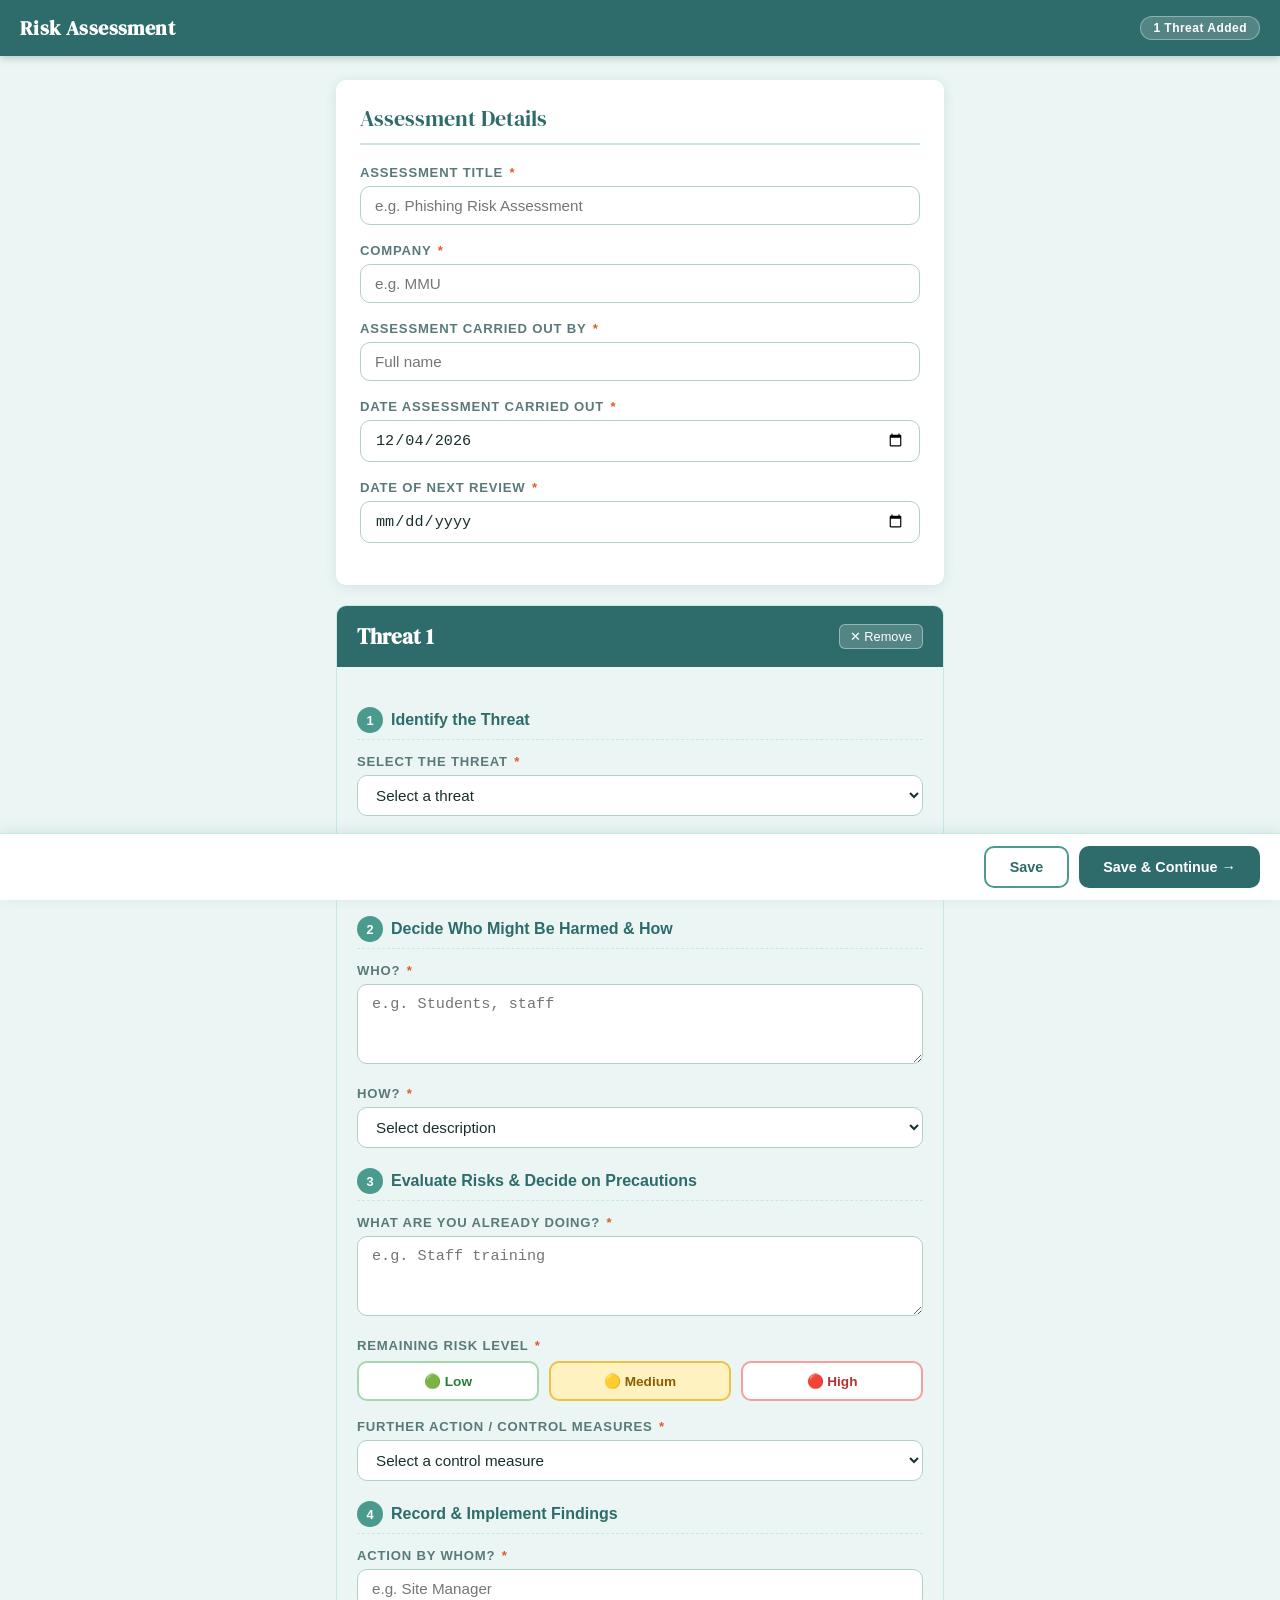
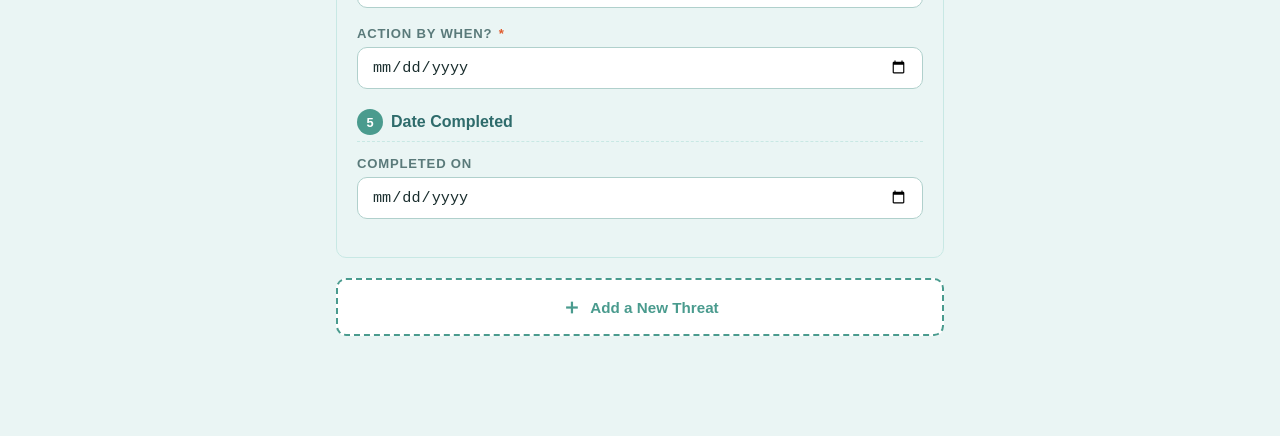
<file: Nosa/index.html>
<!doctype html>
<html lang="en">
  <head>
    <meta charset="UTF-8" />
    <meta name="viewport" content="width=device-width, initial-scale=1.0" />
    <title>Risk Assessment – Form</title>
    <link
      href="https://fonts.googleapis.com/css2?family=DM+Sans:wght@400;500;600;700&family=DM+Serif+Display&display=swap"
      rel="stylesheet"
    />
    <link rel="stylesheet" href="style.css" />
    <script src="./app.js" defer></script>
  </head>
  <body>
    <div class="top-bar">
      <h1>Risk Assessment</h1>
      <span class="progress-pill" id="progressPill">Step 1 of 2</span>
    </div>

    <div class="page-wrap">
      <!-- ── Assessment Info Card ── -->
      <div class="card">
        <div class="card-title">Assessment Details</div>

        <div class="field">
          <label>Assessment Title <span class="req">*</span></label>
          <input
            type="text"
            id="assessmentTitle"
            placeholder="e.g. Phishing Risk Assessment"
          />
          <div class="err-msg" id="err-title">
            Please enter an assessment title.
          </div>
        </div>

        <div class="field">
          <label>Company <span class="req">*</span></label>
          <input type="text" id="companyName" placeholder="e.g. MMU" />
          <div class="err-msg" id="err-company">
            Please enter a company name.
          </div>
        </div>

        <div class="field">
          <label>Assessment Carried Out By <span class="req">*</span></label>
          <input type="text" id="assessorName" placeholder="Full name" />
          <div class="err-msg" id="err-assessor">
            Please enter the assessor's name.
          </div>
        </div>

        <div class="field">
          <label>Date Assessment Carried Out <span class="req">*</span></label>
          <input type="date" id="assessmentDate" />
          <div class="err-msg" id="err-date">Please select a date.</div>
        </div>

        <div class="field">
          <label>Date of Next Review <span class="req">*</span></label>
          <input type="date" id="reviewDate" />
          <div class="err-msg" id="err-review">
            Please select a review date.
          </div>
        </div>
      </div>

      <!-- ── Threats Section ── -->
      <div id="threatsContainer"></div>

      <button class="add-threat-btn" onclick="addThreat()">
        <span style="font-size: 1.3rem">＋</span> Add a New Threat
      </button>

      <div class="warn-box" id="warnBox" style="display: none">
        You can
        <a
          href="#"
          onclick="
            addThreat();
            return false;
          "
          >add another threat</a
        >
        or save and close this Risk Assessment.
      </div>
    </div>

    <!-- ── Sticky Action Bar ── -->
    <div class="action-bar">
      <button class="btn btn-outline" onclick="saveDraft()">Save</button>
      <button class="btn btn-primary" onclick="submitForm()">
        Save &amp; Continue →
      </button>
    </div>
  </body>
</html>
</file>
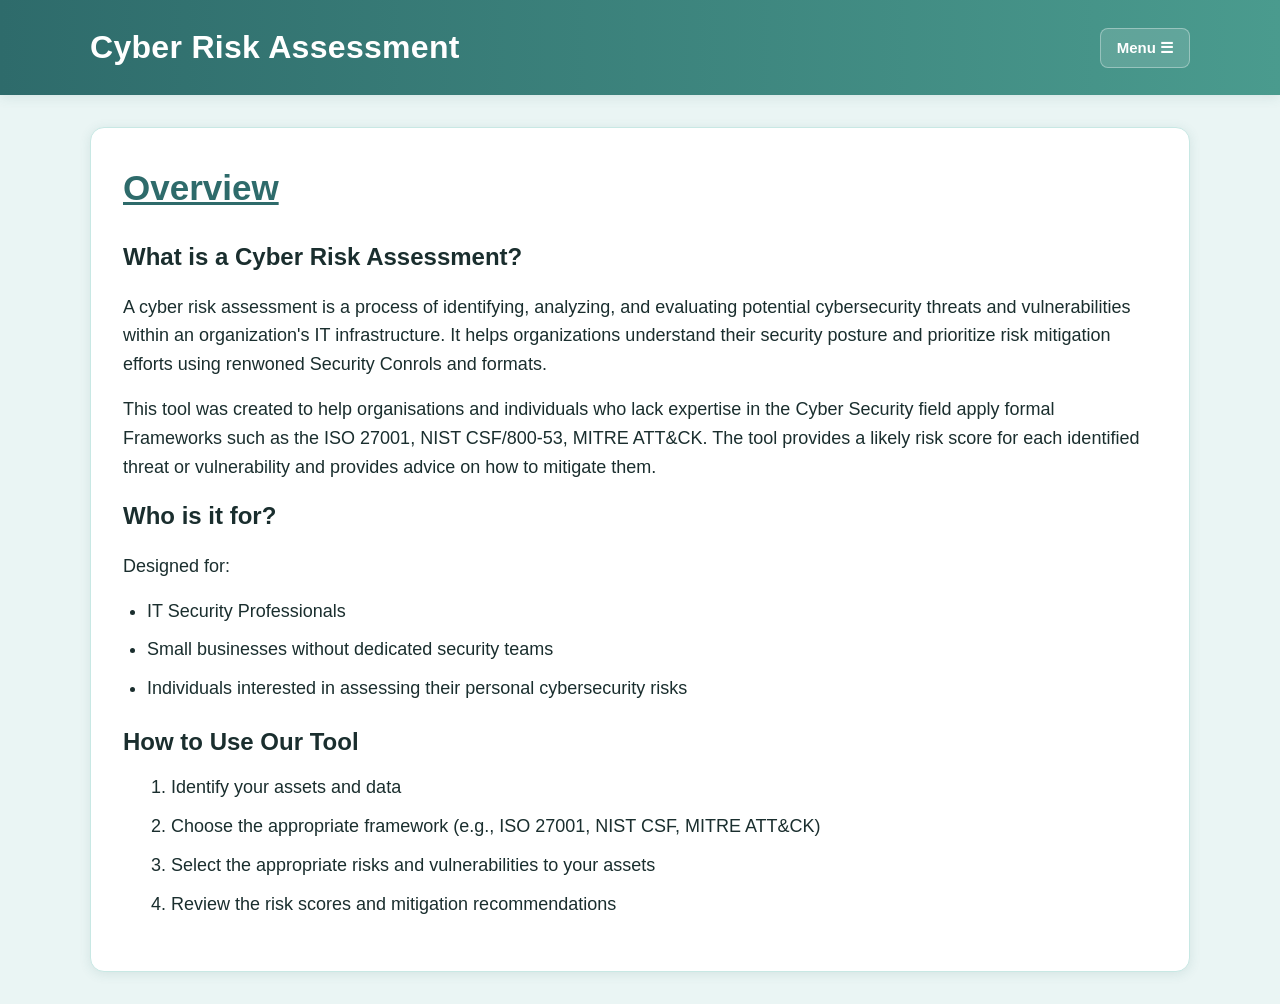
<file: Home.html>
<!DOCTYPE html>
<html lang="en">
<head>
    <meta charset="UTF-8">
    <meta name="viewport" content="width=device-width, initial-scale=1.0">
    <title>Risk Assessment Website</title>
    <link rel="stylesheet" href="Home.css">
</head>

<body>
<header class="box1">
    <div class="header-content">
        <a href="Home.html" class="title">Cyber Risk Assessment</a>
        <div class="dropdown">
            <button class="dropbtn">Menu ☰</button>
            <div class="dropdown-content">
                <a href="Home.html">Home</a>
                <a href="login-2.html">Login</a>
                <a href="register-2.html">Register</a>
                <a href="nosa.html">Risk Assessment Tool</a>
            </div>
        </div>
    </div>
</header>

<div class="container1">
    <div class="card">
<h2 style="text-decoration: underline; font-size: 35px;">Overview</h2>
<h3> <font size="5">What is a Cyber Risk Assessment?</h3>
<p> <font size="4">A cyber risk assessment is a process of identifying, analyzing, and evaluating potential cybersecurity threats and vulnerabilities within an organization's IT infrastructure. It helps organizations understand their security posture and prioritize risk mitigation efforts using renwoned Security Conrols and formats. </p>
<p> <font size="4"> This tool was created to help organisations and individuals who lack expertise in the Cyber Security field apply formal Frameworks such as the ISO 27001, NIST CSF/800-53, MITRE ATT&CK. The tool provides a likely risk score for each identified threat or vulnerability and provides advice on how to mitigate them. </p>
<h4> <font size="5">Who is it for?</h4>
<p> <font size="4"> Designed for:</p>
    <ul>
    <li>IT Security Professionals</li>
    <li>Small businesses without dedicated security teams</li>
    <li>Individuals interested in assessing their personal cybersecurity risks</li>
    </ul>
<h5> <font size="5">How to Use Our Tool</h5>
    <ul> <font size="4">
        <ol>
            <li>Identify your assets and data</li>
            <li>Choose the appropriate framework (e.g., ISO 27001, NIST CSF, MITRE ATT&CK)</li>
            <li>Select the appropriate risks and vulnerabilities to your assets</li>
            <li>Review the risk scores and mitigation recommendations</li>
        </ol>
    </ul>


</div>
</div>
</body>
</html>
</file>
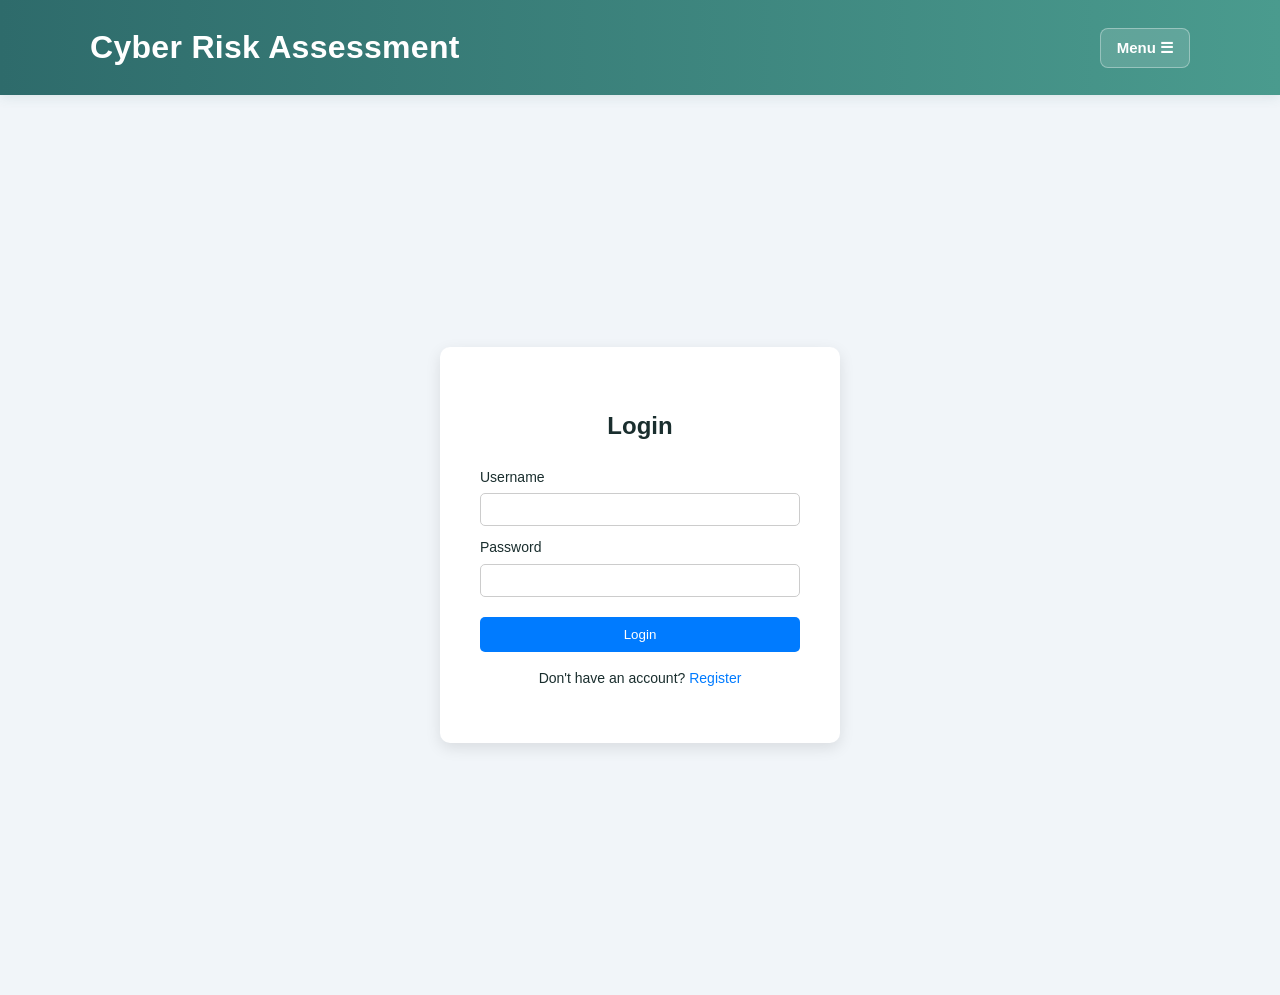
<file: login-2.html>
<!-- login.html -->
<!DOCTYPE html>
<html lang="en">
<head>
    <meta charset="UTF-8">

    <!-- Page title shown in browser tab -->
    <title>Login</title>

    <!-- Link to external stylesheet -->
    <link rel="stylesheet" href="Home.css">
    <link rel="stylesheet" href="style-2.css">
    <script>
        function handleLogin(event) {
            event.preventDefault();
            
            const username = document.getElementById('username').value.trim();
            const password = document.getElementById('password').value;
            
            if (!username || !password) {
                showMessage('Please fill in all fields', 'error');
                return;
            }
            
            // Get registered users from localStorage
            const users = JSON.parse(localStorage.getItem('registeredUsers') || '[]');
            const user = users.find(u => u.username === username && u.password === password);
            
            if (user) {
                // Store current user session
                localStorage.setItem('currentUser', JSON.stringify(user));
                showMessage('Login successful! Redirecting...', 'success');
                setTimeout(() => {
                    window.location.href = 'nosa.html';
                }, 1500);
            } else {
                showMessage('Invalid username or password', 'error');
            }
        }
        
        function showMessage(message, type) {
            // Remove existing message
            const existingMsg = document.querySelector('.auth-message');
            if (existingMsg) existingMsg.remove();
            
            // Create new message
            const msgDiv = document.createElement('div');
            msgDiv.className = `auth-message ${type}`;
            msgDiv.textContent = message;
            
            // Insert before the form
            const form = document.querySelector('.auth-box');
            form.parentNode.insertBefore(msgDiv, form);
            
            // Auto-hide error messages after 5 seconds
            if (type === 'error') {
                setTimeout(() => {
                    if (msgDiv.parentNode) msgDiv.remove();
                }, 5000);
            }
        }
        
        // Add form submission handler when page loads
        document.addEventListener('DOMContentLoaded', function() {
            document.querySelector('.auth-box').addEventListener('submit', handleLogin);
        });
    </script>
</head>
<body>
<header class="box1">
    <div class="header-content">
        <a href="Home.html" class="title">Cyber Risk Assessment</a>
        <div class="dropdown">
            <button class="dropbtn">Menu ☰</button>
            <div class="dropdown-content">
                <a href="Home.html">Home</a>
                <a href="login-2.html">Login</a>
                <a href="register-2.html">Register</a>
                <a href="nosa.html">Risk Assessment Tool</a>
            </div>
        </div>
    </div>
</header>

    <!-- Main container used to center the login box -->
    <div class="auth-container">

        <!-- Login form (will connect to backend later) -->
        <form class="auth-box">

            <!-- Page heading -->
            <h2>Login</h2>

            <!-- Username input -->
            <label for="username">Username</label>
            <input 
                type="text" 
                id="username" 
                name="username" 
                required
            >

            <!-- Password input -->
            <label for="password">Password</label>
            <input 
                type="password" 
                id="password" 
                name="password" 
                required
            >

            <!-- Submit button -->
            <button type="submit">Login</button>

            <!-- Link to registration page -->
            <p class="switch">
                Don't have an account?
                <a href="register-2.html">Register</a>
            </p>

        </form>
    </div>

</body>
</html>
</file>
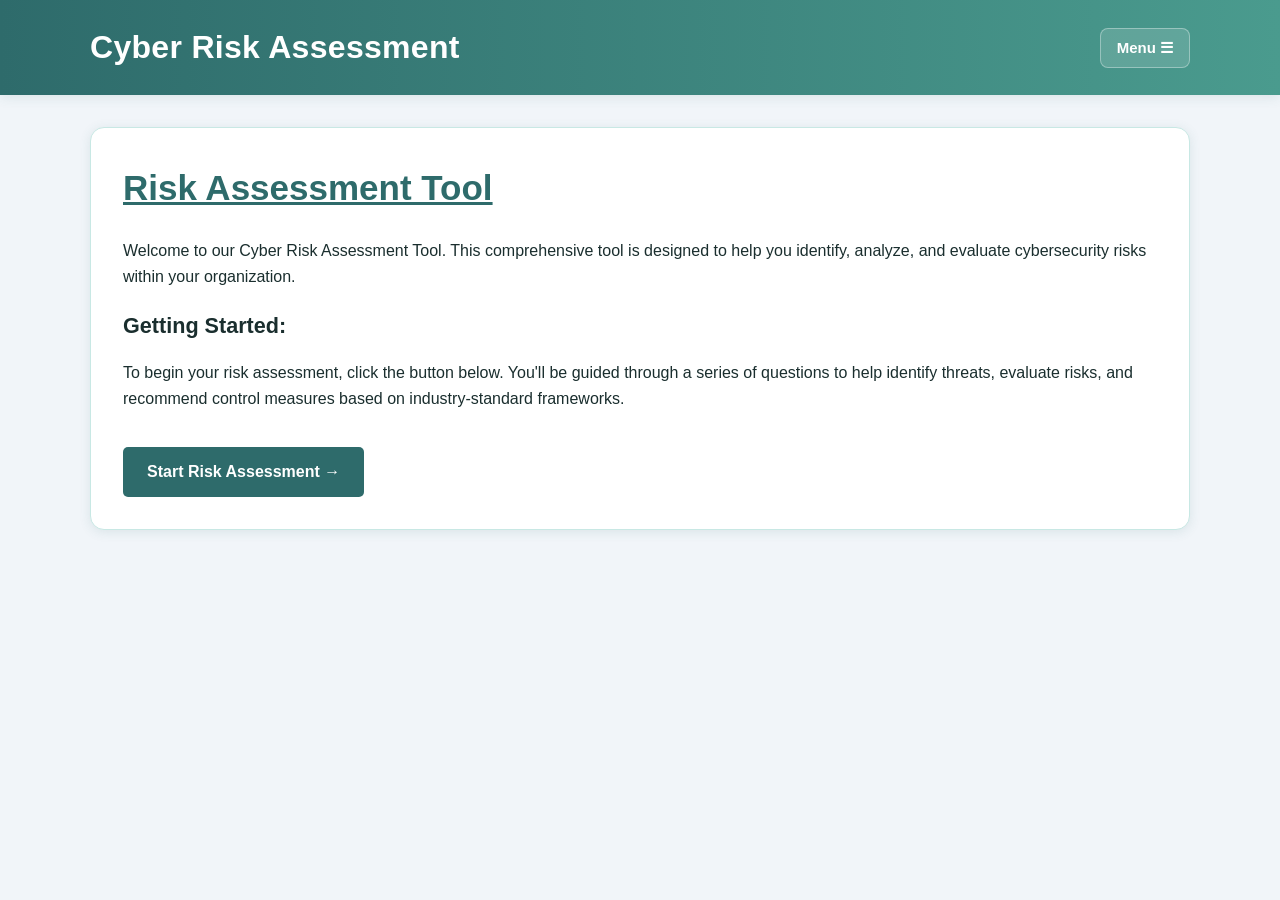
<file: nosa.html>
<!DOCTYPE html>
<html lang="en">
<head>
    <meta charset="UTF-8">
    <meta name="viewport" content="width=device-width, initial-scale=1.0">
    <title>Risk Assessment Tool</title>
    <link rel="stylesheet" href="Home.css">
    <link rel="stylesheet" href="style-2.css">
</head>
<body>
<header class="box1">
    <div class="header-content">
        <a href="Home.html" class="title">Cyber Risk Assessment</a>
        <div class="dropdown">
            <button class="dropbtn">Menu ☰</button>
            <div class="dropdown-content">
                <a href="Home.html">Home</a>
                <a href="login-2.html">Login</a>
                <a href="register-2.html">Register</a>
                <a href="nosa.html">Risk Assessment Tool</a>
            </div>
        </div>
    </div>
</header>

<div class="container1">
    <div class="card">
        <h2 style="text-decoration: underline; font-size: 35px;">Risk Assessment Tool</h2>
        <p style="font-size: 16px; line-height: 1.6;">
            Welcome to our Cyber Risk Assessment Tool. This comprehensive tool is designed to help you identify, analyze, and evaluate cybersecurity risks within your organization.
        </p>
        <h3 style="margin-top: 20px; margin-bottom: 10px;">Getting Started:</h3>
        <p style="font-size: 16px; line-height: 1.6;">
            To begin your risk assessment, click the button below. You'll be guided through a series of questions to help identify threats, evaluate risks, and recommend control measures based on industry-standard frameworks.
        </p>
        <a href="Risktool.html" style="display: inline-block; margin-top: 20px; padding: 12px 24px; background-color: #2e6b6b; color: white; text-decoration: none; border-radius: 5px; font-weight: bold;">
            Start Risk Assessment →
        </a>
    </div>
</div>

</body>
</html>
</file>
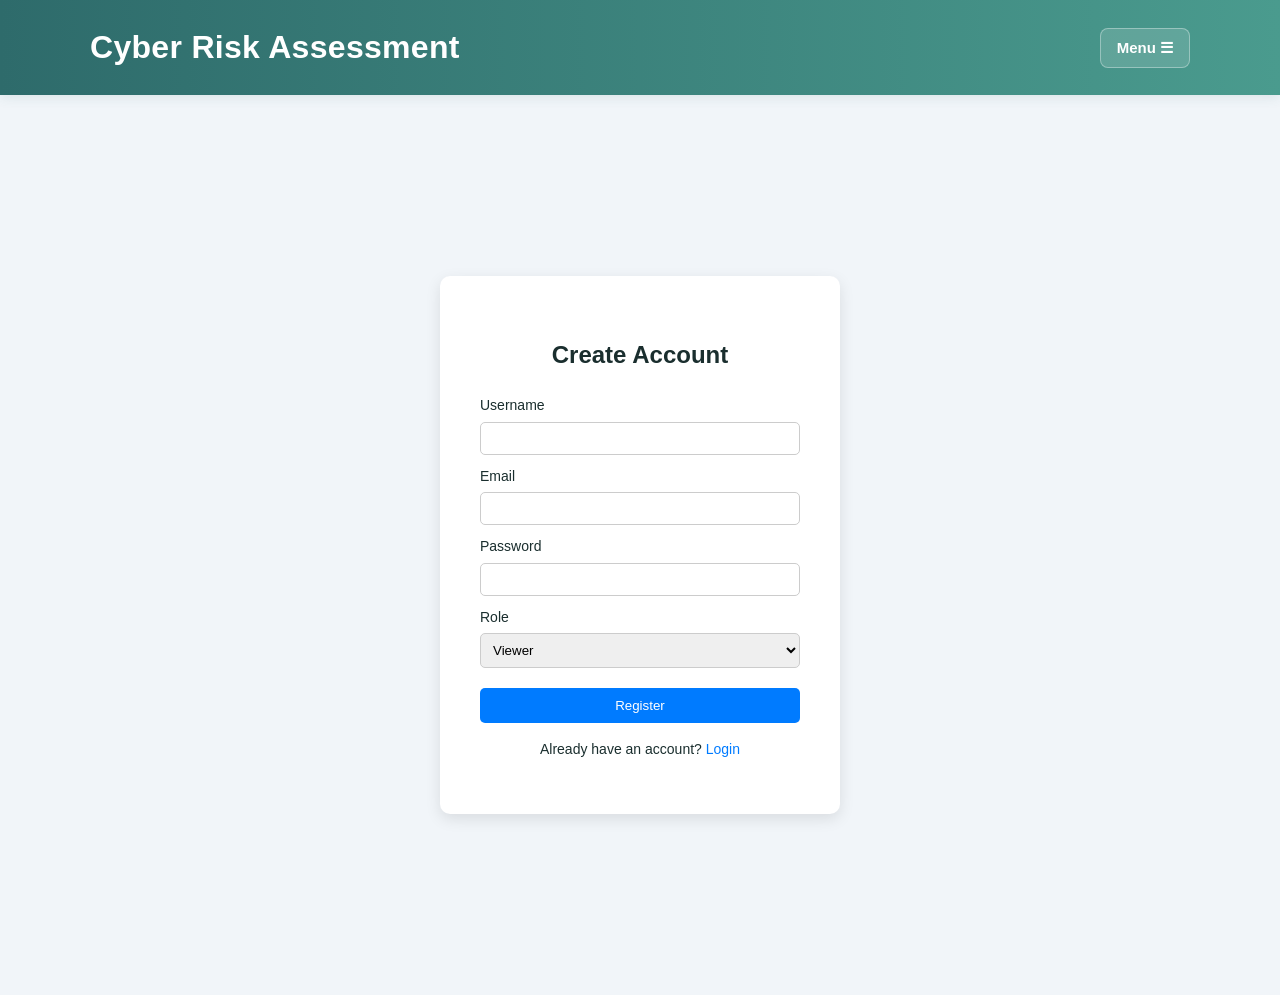
<file: register-2.html>
<!-- register.html -->
<!DOCTYPE html>
<html lang="en">
<head>
    <meta charset="UTF-8">

    <!-- Page title -->
    <title>Register</title>

    <!-- Link to shared stylesheet -->
    <link rel="stylesheet" href="Home.css">
    <link rel="stylesheet" href="style-2.css">
    <script>
        function handleRegister(event) {
            event.preventDefault();
            
            const username = document.getElementById('username').value.trim();
            const email = document.getElementById('email').value.trim();
            const password = document.getElementById('password').value;
            const role = document.getElementById('role').value;
            
            if (!username || !email || !password) {
                showMessage('Please fill in all required fields', 'error');
                return;
            }
            
            // Basic email validation
            const emailRegex = /^[^\s@]+@[^\s@]+\.[^\s@]+$/;
            if (!emailRegex.test(email)) {
                showMessage('Please enter a valid email address', 'error');
                return;
            }
            
            // Get existing users
            const users = JSON.parse(localStorage.getItem('registeredUsers') || '[]');
            
            // Check if username already exists
            if (users.some(u => u.username === username)) {
                showMessage('Username already exists. Please choose a different one.', 'error');
                return;
            }
            
            // Check if email already exists
            if (users.some(u => u.email === email)) {
                showMessage('Email already registered. Please use a different email.', 'error');
                return;
            }
            
            // Create new user
            const newUser = {
                username: username,
                email: email,
                password: password,
                role: role,
                registeredAt: new Date().toISOString()
            };
            
            // Save user
            users.push(newUser);
            localStorage.setItem('registeredUsers', JSON.stringify(users));
            
            showMessage('Registration successful! You can now login.', 'success');
            
            // Clear form
            document.getElementById('username').value = '';
            document.getElementById('email').value = '';
            document.getElementById('password').value = '';
            document.getElementById('role').value = 'Viewer';
            
            // Redirect to login after 2 seconds
            setTimeout(() => {
                window.location.href = 'login-2.html';
            }, 2000);
        }
        
        function showMessage(message, type) {
            // Remove existing message
            const existingMsg = document.querySelector('.auth-message');
            if (existingMsg) existingMsg.remove();
            
            // Create new message
            const msgDiv = document.createElement('div');
            msgDiv.className = `auth-message ${type}`;
            msgDiv.textContent = message;
            
            // Insert before the form
            const form = document.querySelector('.auth-box');
            form.parentNode.insertBefore(msgDiv, form);
            
            // Auto-hide error messages after 5 seconds
            if (type === 'error') {
                setTimeout(() => {
                    if (msgDiv.parentNode) msgDiv.remove();
                }, 5000);
            }
        }
        
        // Add form submission handler when page loads
        document.addEventListener('DOMContentLoaded', function() {
            document.querySelector('.auth-box').addEventListener('submit', handleRegister);
        });
    </script>
</head>
<body>
<header class="box1">
    <div class="header-content">
        <a href="Home.html" class="title">Cyber Risk Assessment</a>
        <div class="dropdown">
            <button class="dropbtn">Menu ☰</button>
            <div class="dropdown-content">
                <a href="Home.html">Home</a>
                <a href="login-2.html">Login</a>
                <a href="register-2.html">Register</a>
                <a href="nosa.html">Risk Assessment Tool</a>
            </div>
        </div>
    </div>
</header>

    <!-- Container that centers the register box -->
    <div class="auth-container">

        <!-- Registration form -->
        <form class="auth-box">

            <!-- Form heading -->
            <h2>Create Account</h2>

            <!-- Username field -->
            <label for="username">Username</label>
            <input 
                type="text" 
                id="username" 
                name="username" 
                required
            >

            <!-- Email field -->
            <label for="email">Email</label>
            <input 
                type="email" 
                id="email" 
                name="email" 
                required
            >

            <!-- Password field -->
            <label for="password">Password</label>
            <input 
                type="password" 
                id="password" 
                name="password" 
                required
            >

            <!-- Role selection (dropdown menu) -->
            <label for="role">Role</label>
            <select id="role" name="role">
                <option value="Viewer">Viewer</option>
                <option value="Assessor">Assessor</option>
            </select>

            <!-- Submit button -->
            <button type="submit">Register</button>

            <!-- Link back to login page -->
            <p class="switch">
                Already have an account?
                <a href="login-2.html">Login</a>
            </p>

        </form>
    </div>

</body>
</html>
</file>
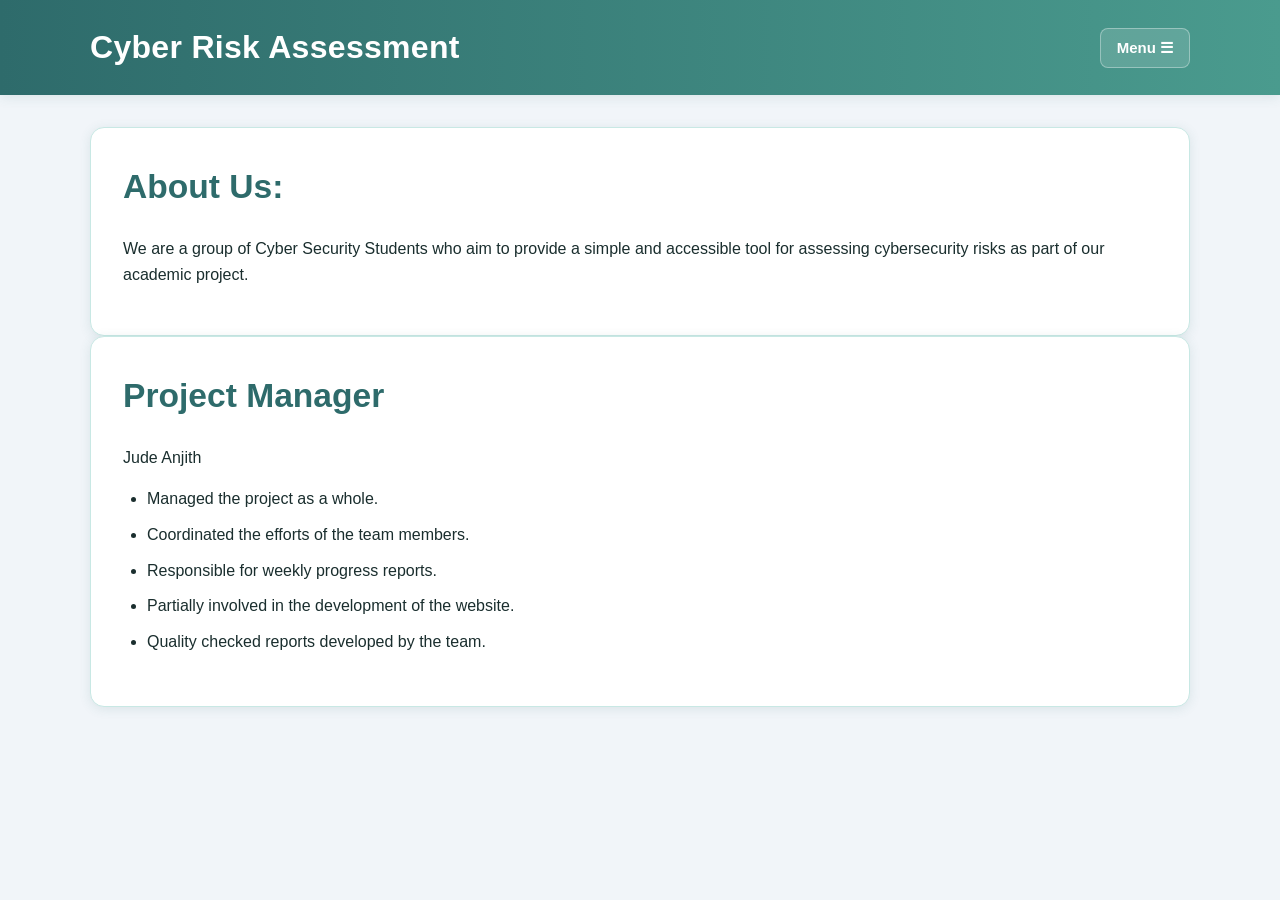
<file: RiskAssessmentWebsite.html>
<!DOCTYPE html>
<html lang="en">
<head>
    <meta charset="UTF-8">
    <meta name="viewport" content="width=device-width, initial-scale=1.0">
    <title>Risk Assessment Website</title>
    <link rel="stylesheet" href="Home.css">
    <link rel="stylesheet" href="style-2.css">
</head>
<body>
<header class="box1">
    <div class="header-content">
        <a href="Home.html" class="title">Cyber Risk Assessment</a>
        <div class="dropdown">
            <button class="dropbtn">Menu ☰</button>
            <div class="dropdown-content">
                <a href="Home.html">Home</a>
                <a href="login-2.html">Login</a>
                <a href="register-2.html">Register</a>
                <a href="nosa.html">Risk Assessment Tool</a>
            </div>
        </div>
    </div>
</header>

<div class="container1">
    <div class="card">
        <h2>About Us:</h2>
        <p>We are a group of Cyber Security Students who aim to provide a simple and accessible tool for assessing cybersecurity risks as part of our academic project.</p>
    </div>

    <div class="card">
        <h2>Project Manager</h2>
        <p class="name">Jude Anjith</p>
        <ul>
            <li>Managed the project as a whole.</li>
            <li>Coordinated the efforts of the team members.</li>
            <li>Responsible for weekly progress reports.</li>
            <li>Partially involved in the development of the website.</li>
            <li>Quality checked reports developed by the team.</li>
        </ul>
    </div>
</div>
</body>
</html>
</file>
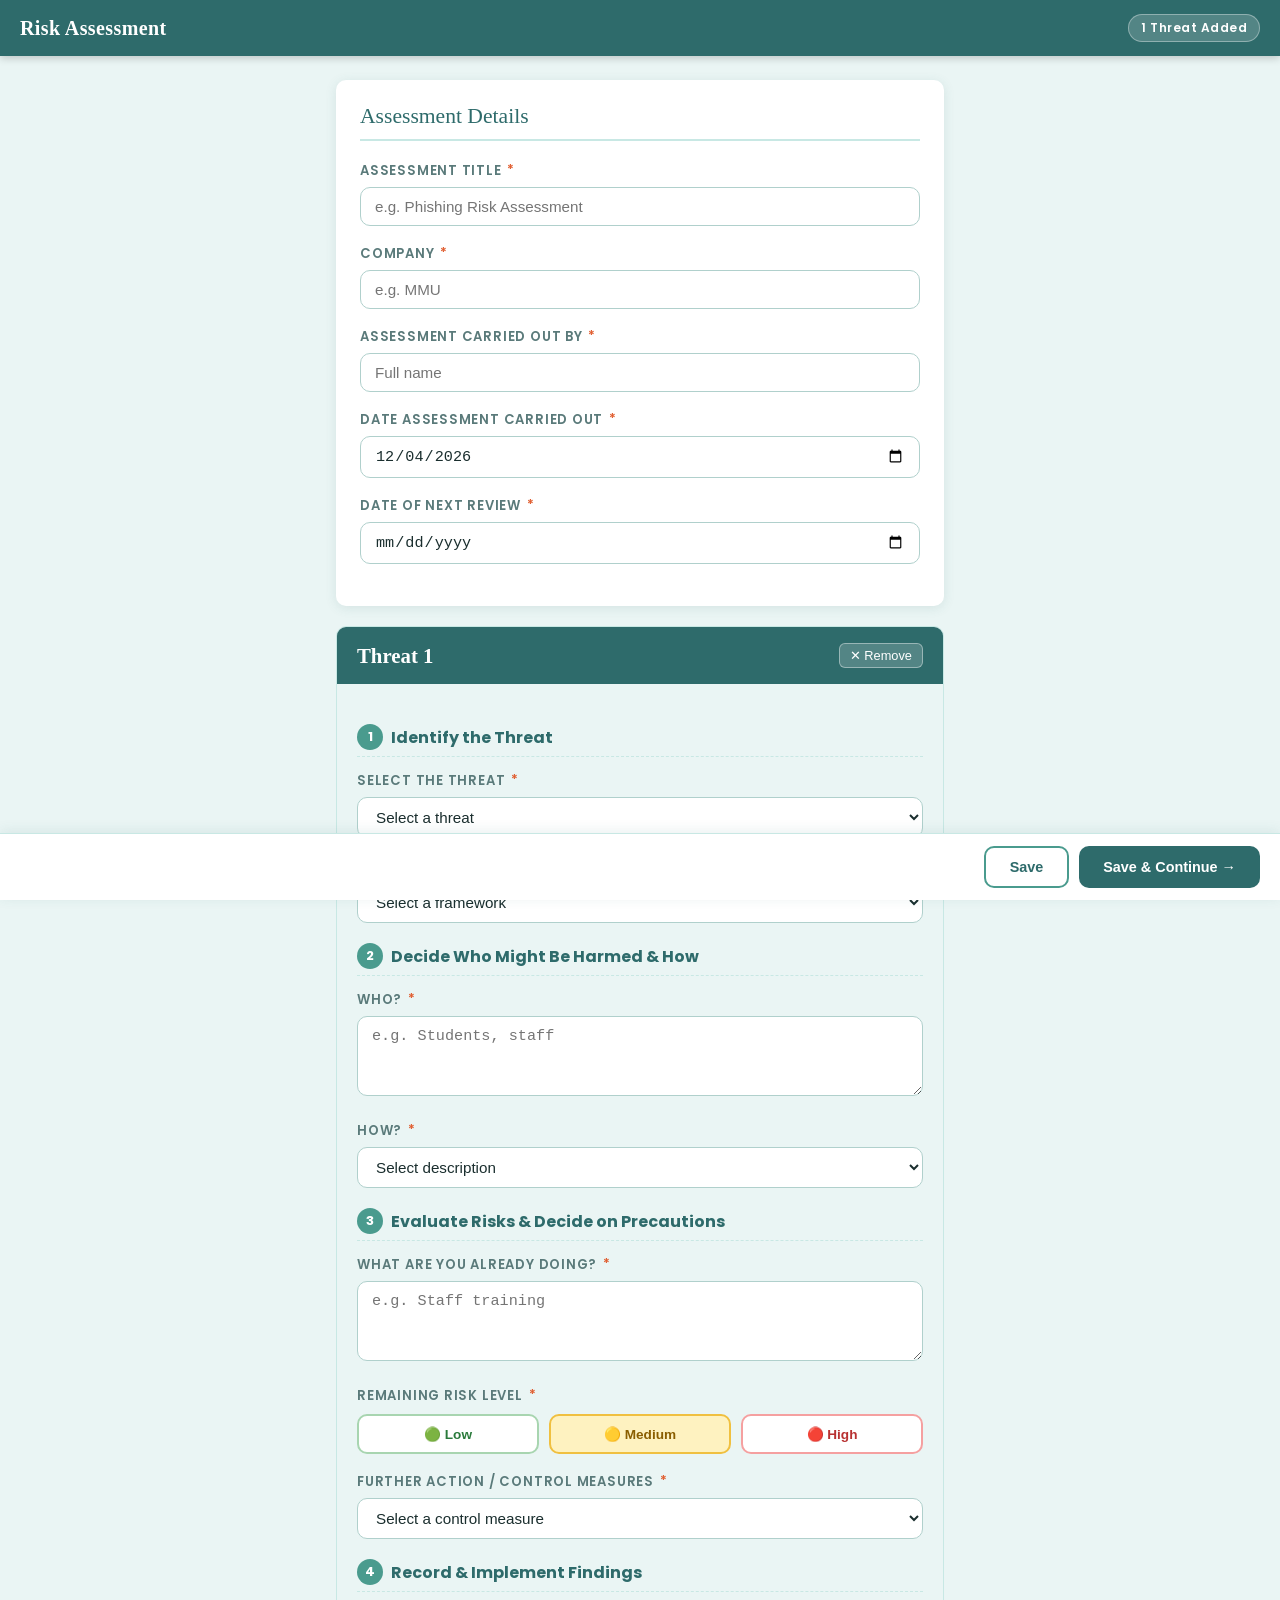
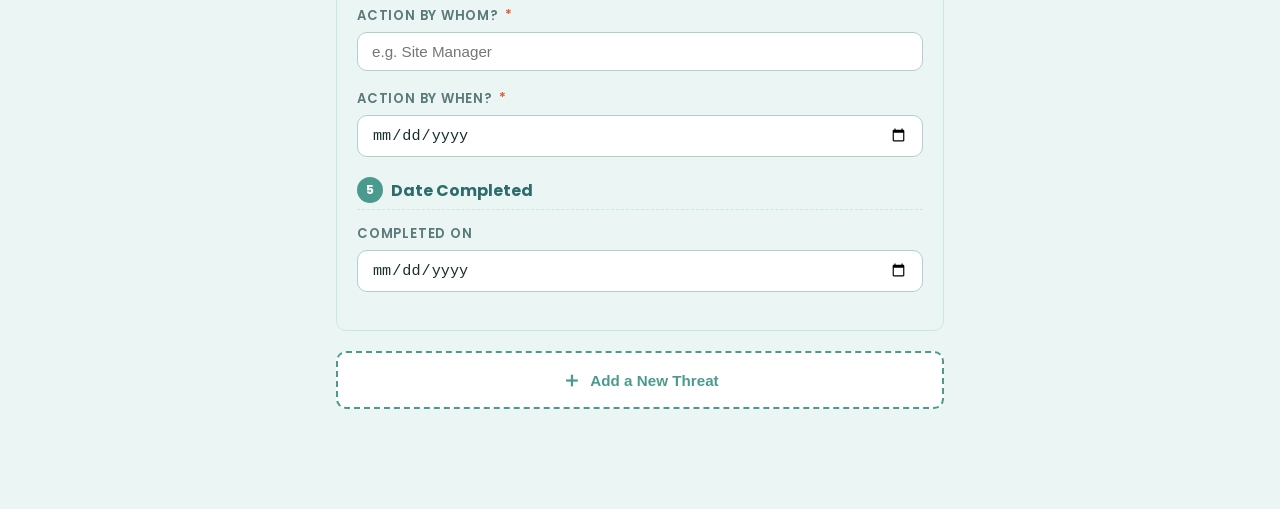
<file: Risktool.html>
<!doctype html>
<html lang="en">
  <head>
    <meta charset="UTF-8" />
    <meta name="viewport" content="width=device-width, initial-scale=1.0" />
    <title>Risk Assessment – Form</title>
    <link
    href="https://fonts.googleapis.com/css2?family=DM+Sans:wght@400;500;600;700&
  family=DM+Serif+Display&family=Poppins:wght@400;600;700&display=swap"         
    rel="stylesheet"
  />    
    <link rel="stylesheet" href="Risktool.css" />
     <script src="./frameworks.js"></script> 
    <script src="Risktool.js" defer></script>
  </head>
  <body>
    <div class="top-bar">
      <h1>Risk Assessment</h1>
      <span class="progress-pill" id="progressPill">Step 1 of 2</span>
    </div>

    <div class="page-wrap">
      <!-- ── Assessment Info Card ── -->
      <div class="card">
        <div class="card-title">Assessment Details</div>

        <div class="field">
          <label>Assessment Title <span class="req">*</span></label>
          <input
            type="text"
            id="assessmentTitle"
            placeholder="e.g. Phishing Risk Assessment"
          />
          <div class="err-msg" id="err-title">
            Please enter an assessment title.
          </div>
        </div>

        <div class="field">
          <label>Company <span class="req">*</span></label>
          <input type="text" id="companyName" placeholder="e.g. MMU" />
          <div class="err-msg" id="err-company">
            Please enter a company name.
          </div>
        </div>

        <div class="field">
          <label>Assessment Carried Out By <span class="req">*</span></label>
          <input type="text" id="assessorName" placeholder="Full name" />
          <div class="err-msg" id="err-assessor">
            Please enter the assessor's name.
          </div>
        </div>

        <div class="field">
          <label>Date Assessment Carried Out <span class="req">*</span></label>
          <input type="date" id="assessmentDate" />
          <div class="err-msg" id="err-date">Please select a date.</div>
        </div>

        <div class="field">
          <label>Date of Next Review <span class="req">*</span></label>
          <input type="date" id="reviewDate" />
          <div class="err-msg" id="err-review">
            Please select a review date.
          </div>
        </div>
      </div>

      <!-- ── Threats Section ── -->
      <div id="threatsContainer"></div>

      <button class="add-threat-btn" onclick="addThreat()">
        <span style="font-size: 1.3rem">＋</span> Add a New Threat
      </button>

      <div class="warn-box" id="warnBox" style="display: none">
        You can
        <a
          href="#"
          onclick="
            addThreat();
            return false;
          "
          >add another threat</a
        >
        or save and close this Risk Assessment.
      </div>
    </div>

    <!-- ── Sticky Action Bar ── -->
    <div class="action-bar">
      <button class="btn btn-outline" onclick="saveDraft()">Save</button>
      <button class="btn btn-primary" onclick="submitForm()">
        Save &amp; Continue →
      </button>
    </div>
  </body>
</html>
</file>
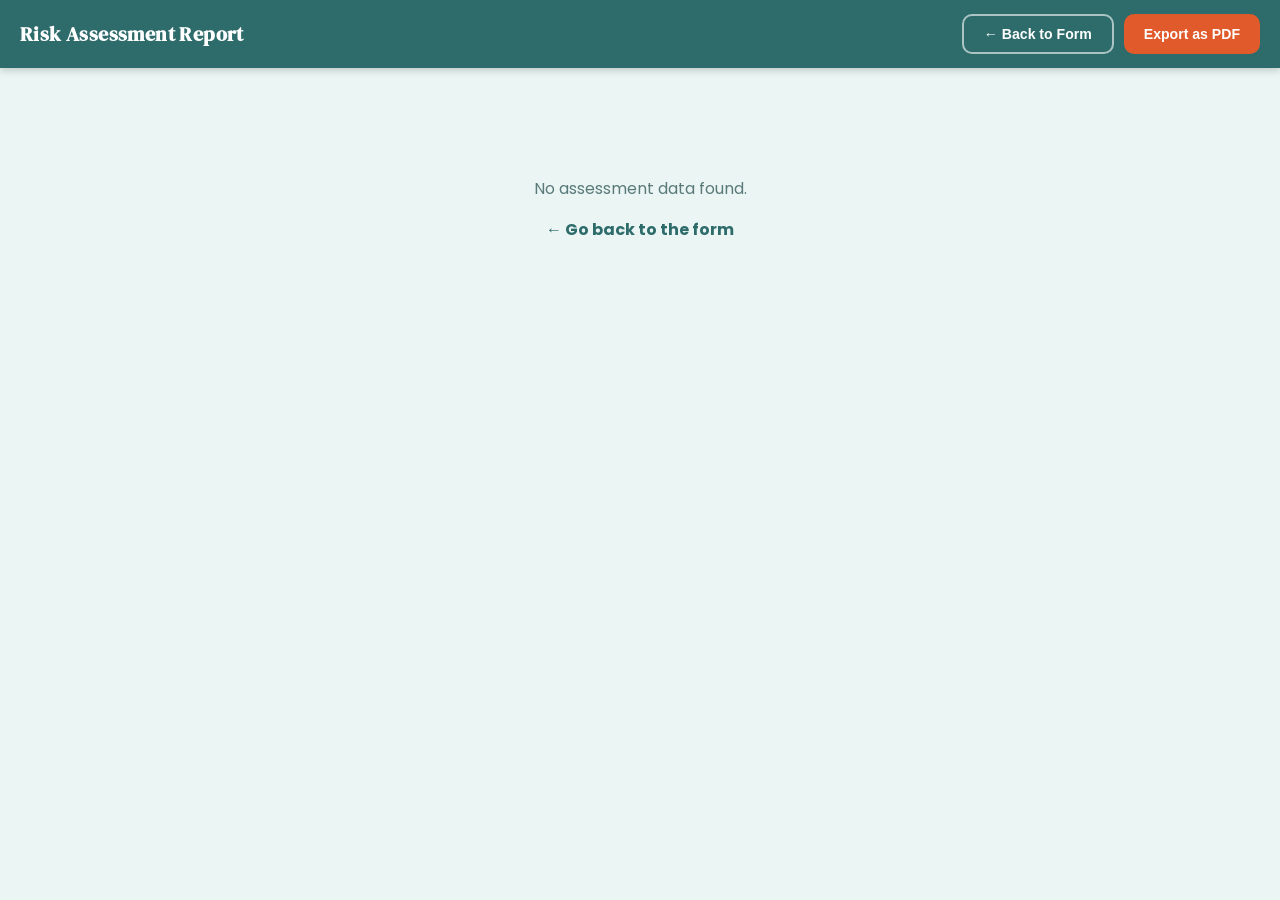
<file: score.html>
<!doctype html>
<html lang="en">
  <head>
    <meta charset="UTF-8" />
    <meta name="viewport" content="width=device-width, initial-scale=1.0" />
    <title>Risk Assessment – Report</title>
    <link href="https://fonts.googleapis.com/css2?family=DM+Sans:wght@400;500;600;700&family=DM+Serif+Display&family=Poppins:wght@400;600;700&display=swap" rel="stylesheet" />
    <link rel="stylesheet" href="score.css" />
    <script src="./frameworks.js"></script>
    <script src="./score.js" defer></script>
  </head>
  <body>

    <div class="top-bar no-print">
      <h1>Risk Assessment Report</h1>
      <div class="top-actions">
        <button class="btn btn-outline" onclick="window.history.back()">← Back to Form</button>
        <button class="btn btn-primary" onclick="window.print()">Export as PDF</button>
      </div>
    </div>

    <div class="report-wrap" id="reportWrap">
      <p class="loading">Loading report...</p>
    </div>

  </body>
</html>
</file>
<file: Nosa/style.css>
/* ── CSS Variables ── */
:root {
  --teal-dark: #2e6b6b;
  --teal-mid: #4a9b8e;
  --teal-light: #c8e8e4;
  --teal-pale: #eaf5f4;
  --accent: #e05a2b;
  --warn-bg: #fef9ec;
  --warn-border: #f0c040;
  --text: #1a2e2e;
  --muted: #5a7a7a;
  --border: #b0d0cc;
  --white: #ffffff;
  --radius: 10px;
  --shadow: 0 2px 12px rgba(46, 107, 107, 0.12);
}

/* ── Reset ── */
*,
*::before,
*::after {
  box-sizing: border-box;
  margin: 0;
  padding: 0;
}

body {
  font-family: "poppins", sans-serif;
  background: var(--teal-pale);
  color: var(--text);
  min-height: 100vh;
}

/* ── Top Bar ── */
.top-bar {
  background: var(--teal-dark);
  color: var(--white);
  display: flex;
  align-items: center;
  justify-content: space-between;
  padding: 14px 20px;
  position: sticky;
  top: 0;
  z-index: 100;
  box-shadow: 0 2px 8px rgba(0, 0, 0, 0.2);
}
.top-bar h1 {
  font-family: "DM Serif Display", serif;
  font-size: 1.25rem;
  letter-spacing: 0.02em;
}
.top-bar .progress-pill {
  background: rgba(255, 255, 255, 0.18);
  border: 1px solid rgba(255, 255, 255, 0.35);
  border-radius: 20px;
  font-size: 0.75rem;
  font-weight: 600;
  padding: 4px 12px;
  letter-spacing: 0.04em;
}

/* ── Main Layout ── */
.page-wrap {
  max-width: 640px;
  margin: 0 auto;
  padding: 24px 16px 80px;
}

/* ── Card ── */
.card {
  background: var(--white);
  border-radius: var(--radius);
  box-shadow: var(--shadow);
  padding: 24px;
  margin-bottom: 20px;
  animation: fadeUp 0.35s ease both;
}
@keyframes fadeUp {
  from {
    opacity: 0;
    transform: translateY(14px);
  }
  to {
    opacity: 1;
    transform: translateY(0);
  }
}
.card-title {
  font-family: "DM Serif Display", serif;
  font-size: 1.35rem;
  color: var(--teal-dark);
  margin-bottom: 20px;
  padding-bottom: 10px;
  border-bottom: 2px solid var(--teal-light);
}

/* ── Form Elements ── */
.field {
  margin-bottom: 18px;
}
label {
  display: block;
  font-size: 0.82rem;
  font-weight: 600;
  color: var(--muted);
  text-transform: uppercase;
  letter-spacing: 0.06em;
  margin-bottom: 6px;
}
label .req {
  color: var(--accent);
  margin-left: 2px;
}

input[type="text"],
input[type="date"],
select,
textarea {
  width: 100%;
  padding: 10px 14px;
  border: 1.5px solid var(--border);
  border-radius: var(--radius);
  font-size: 0.95rem;
  color: var(--text);
  background: var(--white);
  transition:
    border-color 0.2s,
    box-shadow 0.2s;
  outline: none;
}
input:focus,
select:focus,
textarea:focus {
  border-color: var(--teal-mid);
  box-shadow: 0 0 0 3px rgba(74, 155, 142, 0.15);
}
textarea {
  resize: vertical;
  min-height: 80px;
}

/* ── Section Headers (Threat steps) ── */
.threat-card {
  background: var(--teal-pale);
  border: 1.5px solid var(--teal-light);
  border-radius: var(--radius);
  overflow: hidden;
  margin-bottom: 20px;
  animation: fadeUp 0.4s ease both;
}
.threat-header {
  background: var(--teal-dark);
  color: var(--white);
  padding: 16px 20px;
}
.threat-header h2 {
  font-family: "DM Serif Display", serif;
  font-size: 1.3rem;
}
.threat-body {
  padding: 20px;
}

.step-title {
  font-weight: 700;
  font-size: 1rem;
  color: var(--teal-dark);
  margin: 20px 0 14px;
  padding-bottom: 6px;
  border-bottom: 1.5px dashed var(--teal-light);
  display: flex;
  align-items: center;
  gap: 8px;
}
.step-badge {
  background: var(--teal-mid);
  color: var(--white);
  border-radius: 50%;
  width: 26px;
  height: 26px;
  display: inline-flex;
  align-items: center;
  justify-content: center;
  font-size: 0.8rem;
  font-weight: 700;
  flex-shrink: 0;
}

/* ── Risk Level Selector ── */
.risk-row {
  display: flex;
  gap: 10px;
  flex-wrap: wrap;
  margin-top: 8px;
}
.risk-btn {
  flex: 1;
  min-width: 80px;
  border: 2px solid transparent;
  border-radius: var(--radius);
  padding: 10px 6px;
  font-weight: 600;
  font-size: 0.85rem;
  cursor: pointer;
  text-align: center;
  transition: all 0.18s;
  background: var(--white);
}
.risk-btn[data-level="Low"] {
  color: #2a7a3b;
  border-color: #a8d5b0;
}
.risk-btn[data-level="Medium"] {
  color: #8a5e00;
  border-color: #f0c040;
}
.risk-btn[data-level="High"] {
  color: #b83232;
  border-color: #f5a0a0;
}
.risk-btn.active[data-level="Low"] {
  background: #d4f0da;
}
.risk-btn.active[data-level="Medium"] {
  background: #fef2c0;
}
.risk-btn.active[data-level="High"] {
  background: #fddcdc;
}

/* ── Add Threat Button ── */
.add-threat-btn {
  width: 100%;
  padding: 13px;
  background: var(--white);
  border: 2px dashed var(--teal-mid);
  border-radius: var(--radius);
  color: var(--teal-mid);
  font-weight: 700;
  font-size: 0.95rem;
  cursor: pointer;
  display: flex;
  align-items: center;
  justify-content: center;
  gap: 8px;
  transition: background 0.18s;
  margin-bottom: 20px;
}
.add-threat-btn:hover {
  background: var(--teal-pale);
}

/* ── Warning Box ── */
.warn-box {
  background: var(--warn-bg);
  border: 1.5px solid var(--warn-border);
  border-radius: var(--radius);
  padding: 14px 16px;
  font-size: 0.88rem;
  color: #6b4e00;
  line-height: 1.5;
  margin-bottom: 20px;
}
.warn-box a {
  color: var(--teal-dark);
  font-weight: 600;
}

/* ── Sticky Action Bar ── */
.action-bar {
  position: fixed;
  bottom: 0;
  left: 0;
  right: 0;
  background: var(--white);
  border-top: 1.5px solid var(--teal-light);
  padding: 12px 20px;
  display: flex;
  gap: 10px;
  justify-content: flex-end;
  box-shadow: 0 -2px 12px rgba(46, 107, 107, 0.1);
  z-index: 200;
}
.btn {
  padding: 11px 24px;
  border-radius: var(--radius);
  border: none;
  font-weight: 700;
  font-size: 0.9rem;
  cursor: pointer;
  transition: all 0.18s;
}
.btn-outline {
  background: transparent;
  border: 2px solid var(--teal-mid);
  color: var(--teal-dark);
}
.btn-outline:hover {
  background: var(--teal-pale);
}
.btn-primary {
  background: var(--teal-dark);
  color: var(--white);
}
.btn-primary:hover {
  background: var(--teal-mid);
}
.btn-accent {
  background: var(--accent);
  color: var(--white);
}
.btn-accent:hover {
  filter: brightness(1.1);
}

/* ── Validation ── */
input.invalid,
textarea.invalid,
select.invalid {
  border-color: var(--accent) !important;
}
.err-msg {
  color: var(--accent);
  font-size: 0.78rem;
  margin-top: 4px;
  display: none;
}
.err-msg.show {
  display: block;
}

@media (max-width: 480px) {
  .page-wrap {
    padding: 16px 10px 80px;
  }
  .card,
  .threat-body {
    padding: 16px;
  }
}
</file>
<file: Home.css>
:root {
    --teal-dark: #2e6b6b;
    --teal-mid: #4a9b8e;
    --teal-light: #c8e8e4;
    --teal-pale: #eaf5f4;
    --accent: #e05a2b;
    --text: #1a2e2e;
    --muted: #5a7a7a;
    --border: #b0d0cc;
    --white: #ffffff;
    --shadow: 0 2px 12px rgba(46, 107, 107, 0.12);
}

body {
    margin: 0;
    font-family: Arial, sans-serif;
    background-color: var(--teal-pale);
    color: var(--text);
    line-height: 1.6;
}

.box1 {
    background: linear-gradient(90deg, var(--teal-dark), var(--teal-mid));
    color: var(--white);
    padding: 22px 28px;
    box-shadow: var(--shadow);
}

.header-content {
    max-width: 1100px;
    margin: 0 auto;
    display: flex;
    align-items: center;
    justify-content: space-between;
    gap: 20px;
}

.title {
    color: var(--white);
    text-decoration: none;
    font-size: 2rem;
    font-weight: 700;
    letter-spacing: 0.3px;
}

.title:hover {
    text-decoration: underline;
}

.dropdown {
    position: relative;
}

.dropbtn {
    background-color: rgba(255, 255, 255, 0.14);
    color: var(--white);
    border: 1px solid rgba(255, 255, 255, 0.35);
    padding: 10px 16px;
    border-radius: 8px;
    font-size: 15px;
    font-weight: 600;
    cursor: pointer;
    transition: background-color 0.2s ease, transform 0.2s ease;
}

.dropbtn:hover,
.dropbtn:focus {
    background-color: rgba(255, 255, 255, 0.24);
    outline: none;
}

.dropdown-content {
    display: none;
    position: absolute;
    right: 0;
    top: calc(100% + 8px);
    min-width: 220px;
    background-color: var(--white);
    border-radius: 10px;
    box-shadow: 0 10px 24px rgba(46, 107, 107, 0.16);
    border: 1px solid var(--teal-light);
    overflow: hidden;
    z-index: 1000;
}

.dropdown-content a {
    display: block;
    padding: 12px 16px;
    color: var(--text);
    text-decoration: none;
    font-size: 15px;
    border-bottom: 1px solid var(--teal-light);
}

.dropdown-content a:last-child {
    border-bottom: none;
}

.dropdown-content a:hover {
    background-color: var(--teal-pale);
    color: var(--teal-dark);
}

.dropdown:hover .dropdown-content,
.dropdown:focus-within .dropdown-content {
    display: block;
}

.container1 {
    max-width: 1100px;
    margin: 32px auto;
    padding: 0 20px;
}

.card {
    background-color: var(--white);
    border-radius: 14px;
    box-shadow: var(--shadow);
    border: 1px solid var(--teal-light);
    padding: 32px;
}

.card h2,
.card h3,
.card h4,
.card h5 {
    color: var(--teal-dark);
    margin-top: 0;
}

.card h2 {
    margin-bottom: 22px;
    font-size: 2.1rem;
}

.card h3,
.card h4,
.card h5 {
    margin-bottom: 10px;
    font-size: 1.35rem;
}

.card p {
    margin-bottom: 16px;
    font-size: 1rem;
    color: var(--text);
}

.card ul,
.card ol {
    margin: 12px 0 20px 24px;
    padding: 0;
}

.card li {
    margin-bottom: 10px;
}

.card h3,
.card h4,
.card h5,
.card li,
.card p + p {
    color: var(--text);
}
</file>
<file: style-2.css>
/* style.css */

/* Remove default browser spacing and set font */
body {
    margin: 0;
    font-family: Arial, sans-serif;
    background-color: #f1f5f9;
    position: relative;
}

/* Top navigation bar */
.top-nav {
    position: absolute;
    top: 15px;
    right: 20px;
    display: flex;
    gap: 10px;
    z-index: 1000;
}

/* Navigation button styling */
.nav-btn {
    padding: 8px 16px;
    background-color: #0056b3;
    color: white;
    text-decoration: none;
    border-radius: 5px;
    font-size: 14px;
    font-weight: bold;
    transition: background-color 0.3s ease;
}

.nav-btn:hover {
    background-color: #004494;
}

/* Container that centers the form vertically and horizontally */
.auth-container {
    height: 100vh; /* Full screen height */
    display: flex;
    justify-content: center; /* Horizontal center */
    align-items: center;     /* Vertical center */
}

/* Main login/register box */
.auth-box {
    background: white;               /* White card background */
    padding: 40px;                   /* Inner spacing */
    width: 320px;                    /* Fixed width */
    border-radius: 10px;             /* Rounded corners */
    box-shadow: 0 5px 15px rgba(0,0,0,0.1); /* Soft shadow */
}

/* Form heading */
.auth-box h2 {
    margin-bottom: 20px;
    text-align: center;
}

/* Labels for inputs */
.auth-box label {
    display: block;      /* Each label on its own line */
    margin-top: 10px;
    font-size: 14px;
}

/* Input fields and dropdown */
.auth-box input,
.auth-box select {
    width: 100%;          /* Full width inside box */
    padding: 8px;
    margin-top: 5px;
    border: 1px solid #ccc;
    border-radius: 5px;
    box-sizing: border-box; /* Prevents overflow */
}

/* Submit button styling */
.auth-box button {
    width: 100%;
    margin-top: 20px;
    padding: 10px;
    background-color: #007bff; /* Blue */
    color: white;
    border: none;
    border-radius: 5px;
    cursor: pointer;
}

/* Button hover effect */
.auth-box button:hover {
    background-color: #0056b3;
}

/* Text under the form (switch page link) */
.switch {
    margin-top: 15px;
    text-align: center;
    font-size: 14px;
}

/* Link styling */
.switch a {
    color: #007bff;
    text-decoration: none;
}

/* Link hover effect */
.switch a:hover {
    text-decoration: underline;
}

/* Authentication messages */
.auth-message {
    padding: 10px;
    margin-bottom: 15px;
    border-radius: 5px;
    text-align: center;
    font-weight: bold;
}

.auth-message.success {
    background-color: #d4edda;
    color: #155724;
    border: 1px solid #c3e6cb;
}

.auth-message.error {
    background-color: #f8d7da;
    color: #721c24;
    border: 1px solid #f5c6cb;
}
</file>
<file: Risktool.css>
/* ── CSS Variables ── */
:root {
  --teal-dark: #2e6b6b;
  --teal-mid: #4a9b8e;
  --teal-light: #c8e8e4;
  --teal-pale: #eaf5f4;
  --accent: #e05a2b;
  --warn-bg: #fef9ec;
  --warn-border: #f0c040;
  --text: #1a2e2e;
  --muted: #5a7a7a;
  --border: #b0d0cc;
  --white: #ffffff;
  --radius: 10px;
  --shadow: 0 2px 12px rgba(46, 107, 107, 0.12);
}

/* ── Reset ── */
*,
*::before,
*::after {
  box-sizing: border-box;
  margin: 0;
  padding: 0;
}

body {
  font-family: "poppins", sans-serif;
  background: var(--teal-pale);
  color: var(--text);
  min-height: 100vh;
}

/* ── Top Bar ── */
.top-bar {
  background: var(--teal-dark);
  color: var(--white);
  display: flex;
  align-items: center;
  justify-content: space-between;
  padding: 14px 20px;
  position: sticky;
  top: 0;
  z-index: 100;
  box-shadow: 0 2px 8px rgba(0, 0, 0, 0.2);
}
.top-bar h1 {
  font-family: "DM Serif Display", serif;
  font-size: 1.25rem;
  letter-spacing: 0.02em;
}
.top-bar .progress-pill {
  background: rgba(255, 255, 255, 0.18);
  border: 1px solid rgba(255, 255, 255, 0.35);
  border-radius: 20px;
  font-size: 0.75rem;
  font-weight: 600;
  padding: 4px 12px;
  letter-spacing: 0.04em;
}

/* ── Main Layout ── */
.page-wrap {
  max-width: 640px;
  margin: 0 auto;
  padding: 24px 16px 80px;
}

/* ── Card ── */
.card {
  background: var(--white);
  border-radius: var(--radius);
  box-shadow: var(--shadow);
  padding: 24px;
  margin-bottom: 20px;
  animation: fadeUp 0.35s ease both;
}
@keyframes fadeUp {
  from {
    opacity: 0;
    transform: translateY(14px);
  }
  to {
    opacity: 1;
    transform: translateY(0);
  }
}
.card-title {
  font-family: "DM Serif Display", serif;
  font-size: 1.35rem;
  color: var(--teal-dark);
  margin-bottom: 20px;
  padding-bottom: 10px;
  border-bottom: 2px solid var(--teal-light);
}

/* ── Form Elements ── */
.field {
  margin-bottom: 18px;
}
label {
  display: block;
  font-size: 0.82rem;
  font-weight: 600;
  color: var(--muted);
  text-transform: uppercase;
  letter-spacing: 0.06em;
  margin-bottom: 6px;
}
label .req {
  color: var(--accent);
  margin-left: 2px;
}

input[type="text"],
input[type="date"],
select,
textarea {
  width: 100%;
  padding: 10px 14px;
  border: 1.5px solid var(--border);
  border-radius: var(--radius);
  font-size: 0.95rem;
  color: var(--text);
  background: var(--white);
  transition:
    border-color 0.2s,
    box-shadow 0.2s;
  outline: none;
}
input:focus,
select:focus,
textarea:focus {
  border-color: var(--teal-mid);
  box-shadow: 0 0 0 3px rgba(74, 155, 142, 0.15);
}
textarea {
  resize: vertical;
  min-height: 80px;
}

/* ── Section Headers (Threat steps) ── */
.threat-card {
  background: var(--teal-pale);
  border: 1.5px solid var(--teal-light);
  border-radius: var(--radius);
  overflow: hidden;
  margin-bottom: 20px;
  animation: fadeUp 0.4s ease both;
}
.threat-header {
  background: var(--teal-dark);
  color: var(--white);
  padding: 16px 20px;
}
.threat-header h2 {
  font-family: "DM Serif Display", serif;
  font-size: 1.3rem;
}
.threat-body {
  padding: 20px;
}

.step-title {
  font-weight: 700;
  font-size: 1rem;
  color: var(--teal-dark);
  margin: 20px 0 14px;
  padding-bottom: 6px;
  border-bottom: 1.5px dashed var(--teal-light);
  display: flex;
  align-items: center;
  gap: 8px;
}
.step-badge {
  background: var(--teal-mid);
  color: var(--white);
  border-radius: 50%;
  width: 26px;
  height: 26px;
  display: inline-flex;
  align-items: center;
  justify-content: center;
  font-size: 0.8rem;
  font-weight: 700;
  flex-shrink: 0;
}

/* ── Risk Level Selector ── */
.risk-row {
  display: flex;
  gap: 10px;
  flex-wrap: wrap;
  margin-top: 8px;
}
.risk-btn {
  flex: 1;
  min-width: 80px;
  border: 2px solid transparent;
  border-radius: var(--radius);
  padding: 10px 6px;
  font-weight: 600;
  font-size: 0.85rem;
  cursor: pointer;
  text-align: center;
  transition: all 0.18s;
  background: var(--white);
}
.risk-btn[data-level="Low"] {
  color: #2a7a3b;
  border-color: #a8d5b0;
}
.risk-btn[data-level="Medium"] {
  color: #8a5e00;
  border-color: #f0c040;
}
.risk-btn[data-level="High"] {
  color: #b83232;
  border-color: #f5a0a0;
}
.risk-btn.active[data-level="Low"] {
  background: #d4f0da;
}
.risk-btn.active[data-level="Medium"] {
  background: #fef2c0;
}
.risk-btn.active[data-level="High"] {
  background: #fddcdc;
}

/* ── Add Threat Button ── */
.add-threat-btn {
  width: 100%;
  padding: 13px;
  background: var(--white);
  border: 2px dashed var(--teal-mid);
  border-radius: var(--radius);
  color: var(--teal-mid);
  font-weight: 700;
  font-size: 0.95rem;
  cursor: pointer;
  display: flex;
  align-items: center;
  justify-content: center;
  gap: 8px;
  transition: background 0.18s;
  margin-bottom: 20px;
}
.add-threat-btn:hover {
  background: var(--teal-pale);
}

/* ── Warning Box ── */
.warn-box {
  background: var(--warn-bg);
  border: 1.5px solid var(--warn-border);
  border-radius: var(--radius);
  padding: 14px 16px;
  font-size: 0.88rem;
  color: #6b4e00;
  line-height: 1.5;
  margin-bottom: 20px;
}
.warn-box a {
  color: var(--teal-dark);
  font-weight: 600;
}

/* ── Sticky Action Bar ── */
.action-bar {
  position: fixed;
  bottom: 0;
  left: 0;
  right: 0;
  background: var(--white);
  border-top: 1.5px solid var(--teal-light);
  padding: 12px 20px;
  display: flex;
  gap: 10px;
  justify-content: flex-end;
  box-shadow: 0 -2px 12px rgba(46, 107, 107, 0.1);
  z-index: 200;
}
.btn {
  padding: 11px 24px;
  border-radius: var(--radius);
  border: none;
  font-weight: 700;
  font-size: 0.9rem;
  cursor: pointer;
  transition: all 0.18s;
}
.btn-outline {
  background: transparent;
  border: 2px solid var(--teal-mid);
  color: var(--teal-dark);
}
.btn-outline:hover {
  background: var(--teal-pale);
}
.btn-primary {
  background: var(--teal-dark);
  color: var(--white);
}
.btn-primary:hover {
  background: var(--teal-mid);
}
.btn-accent {
  background: var(--accent);
  color: var(--white);
}
.btn-accent:hover {
  filter: brightness(1.1);
}

/* ── Validation ── */
input.invalid,
textarea.invalid,
select.invalid {
  border-color: var(--accent) !important;
}
.err-msg {
  color: var(--accent);
  font-size: 0.78rem;
  margin-top: 4px;
  display: none;
}
.err-msg.show {
  display: block;
}

@media (max-width: 480px) {
  .page-wrap {
    padding: 16px 10px 80px;
  }
  .card,
  .threat-body {
    padding: 16px;
  }
}

/* ══════════════════════════════════════════════
   ADD THESE STYLES TO THE BOTTOM OF nosa.css
   ══════════════════════════════════════════════ */

/* ── Framework Badges (shown in threat card header) ── */
.fw-badge {
  display: inline-block;
  padding: 3px 10px;
  border-radius: 20px;
  font-size: 0.7rem;
  font-weight: 700;
  letter-spacing: 0.04em;
}
.fw-badge--cis   { background: rgba(255,255,255,0.25); color: #fff; border: 1px solid rgba(255,255,255,0.5); }
.fw-badge--nist  { background: rgba(200,210,255,0.3);  color: #fff; border: 1px solid rgba(200,210,255,0.5); }
.fw-badge--mitre { background: rgba(255,200,180,0.3);  color: #fff; border: 1px solid rgba(255,200,180,0.5); }

/* ── Framework Badges (shown inside the info card) ── */
.fw-badge-inline {
  display: inline-block;
  padding: 3px 10px;
  border-radius: 20px;
  font-size: 0.72rem;
  font-weight: 700;
  letter-spacing: 0.04em;
}
.fw-badge-inline.fw-badge--cis   { background: #c8e8e4; color: #2e6b6b; }
.fw-badge-inline.fw-badge--nist  { background: #dde8ff; color: #2b4aac; }
.fw-badge-inline.fw-badge--mitre { background: #ffe4d6; color: #b83c12; }

/* ── Framework Info Card (appears after selecting a threat) ── */
.framework-info {
  background: var(--teal-pale);
  border: 1.5px solid var(--teal-light);
  border-radius: var(--radius);
  padding: 14px 16px;
  margin-bottom: 18px;
}
.fw-info-top {
  display: flex;
  align-items: center;
  gap: 10px;
  flex-wrap: wrap;
  margin-bottom: 8px;
}
.fw-control {
  font-size: 0.82rem;
  font-weight: 700;
  color: var(--teal-dark);
}
.fw-description {
  font-size: 0.88rem;
  color: var(--muted);
  line-height: 1.6;
}

/* ── Score Sections (Inherent / Residual) ── */
.score-section {
  border-radius: var(--radius);
  padding: 16px;
  margin-bottom: 18px;
}
.score-section--inherent {
  background: #fff8f0;
  border: 1.5px solid #f0c040;
}
.score-section--residual {
  background: #f0faf8;
  border: 1.5px solid var(--teal-light);
}
.score-section-title {
  font-weight: 700;
  font-size: 0.92rem;
  color: var(--teal-dark);
  margin-bottom: 14px;
}
.score-hint {
  font-weight: 400;
  font-size: 0.8rem;
  color: var(--muted);
}
.field-hint {
  display: block;
  font-weight: 400;
  font-size: 0.78rem;
  color: var(--muted);
  text-transform: none;
  letter-spacing: 0;
  margin-top: 2px;
}

/* ── Score Buttons ── */
.score-btn-row {
  display: flex;
  gap: 8px;
  flex-wrap: wrap;
  margin-top: 6px;
}
.score-btn {
  flex: 1;
  min-width: 60px;
  background: var(--white);
  border: 2px solid var(--border);
  border-radius: var(--radius);
  padding: 10px 6px;
  cursor: pointer;
  display: flex;
  flex-direction: column;
  align-items: center;
  gap: 4px;
  transition: all 0.18s;
}
.score-btn:hover {
  border-color: var(--teal-mid);
  background: var(--teal-pale);
}
.score-btn.active {
  border-color: var(--teal-dark);
  background: var(--teal-light);
}
.score-n {
  font-size: 1.1rem;
  font-weight: 700;
  color: var(--teal-dark);
}
.score-lbl {
  font-size: 0.65rem;
  font-weight: 600;
  color: var(--muted);
  text-align: center;
}

/* ── Score Result Display ── */
.score-result {
  display: flex;
  align-items: center;
  gap: 12px;
  margin-top: 12px;
  padding: 10px 14px;
  background: var(--white);
  border-radius: var(--radius);
  border: 1.5px solid var(--teal-light);
  flex-wrap: wrap;
}
.score-formula {
  font-size: 0.88rem;
  font-weight: 600;
  color: var(--text);
}
.score-badge {
  padding: 4px 14px;
  border-radius: 20px;
  font-size: 0.78rem;
  font-weight: 700;
}
.score-badge--low      { background: #d4f0da; color: #2a7a3b; }
.score-badge--medium   { background: #fef2c0; color: #8a5e00; }
.score-badge--high     { background: #fddcdc; color: #b83232; }
.score-badge--critical { background: #f5d0d0; color: #7a0000; border: 1.5px solid #e08080; }

/* ── Invalid row highlight ── */
.invalid-row {
  outline: 2px solid var(--accent);
  border-radius: var(--radius);
  padding: 4px;
}
</file>
<file: score.css>
/* ── CSS Variables ── */
:root {
  --teal-dark: #2e6b6b;
  --teal-mid: #4a9b8e;
  --teal-light: #c8e8e4;
  --teal-pale: #eaf5f4;
  --accent: #e05a2b;
  --text: #1a2e2e;
  --muted: #5a7a7a;
  --border: #b0d0cc;
  --white: #ffffff;
  --radius: 10px;
  --shadow: 0 2px 12px rgba(46, 107, 107, 0.12);
}

*, *::before, *::after {
  box-sizing: border-box;
  margin: 0;
  padding: 0;
}

body {
  font-family: "Poppins", sans-serif;
  background: var(--teal-pale);
  color: var(--text);
  min-height: 100vh;
}

/* ── Top Bar ── */
.top-bar {
  background: var(--teal-dark);
  color: var(--white);
  display: flex;
  align-items: center;
  justify-content: space-between;
  padding: 14px 20px;
  position: sticky;
  top: 0;
  z-index: 100;
  box-shadow: 0 2px 8px rgba(0, 0, 0, 0.2);
  flex-wrap: wrap;
  gap: 10px;
}
.top-bar h1 {
  font-family: "DM Serif Display", serif;
  font-size: 1.25rem;
  letter-spacing: 0.02em;
}
.top-actions {
  display: flex;
  gap: 10px;
}

/* ── Buttons ── */
.btn {
  padding: 10px 20px;
  border-radius: var(--radius);
  border: none;
  font-weight: 700;
  font-size: 0.88rem;
  cursor: pointer;
  transition: all 0.18s;
}
.btn-outline {
  background: transparent;
  border: 2px solid rgba(255, 255, 255, 0.6);
  color: var(--white);
}
.btn-outline:hover {
  background: rgba(255, 255, 255, 0.1);
}
.btn-primary {
  background: var(--accent);
  color: var(--white);
}
.btn-primary:hover {
  filter: brightness(1.1);
}

/* ── Report Wrap ── */
.report-wrap {
  max-width: 820px;
  margin: 0 auto;
  padding: 28px 16px 60px;
}

.loading {
  text-align: center;
  color: var(--muted);
  padding: 60px 20px;
}

/* ── Meta Card ── */
.meta-card {
  background: var(--white);
  border-radius: var(--radius);
  box-shadow: var(--shadow);
  padding: 28px;
  margin-bottom: 20px;
}
.meta-title {
  font-family: "DM Serif Display", serif;
  font-size: 1.7rem;
  color: var(--teal-dark);
  margin-bottom: 18px;
  padding-bottom: 14px;
  border-bottom: 2px solid var(--teal-light);
}
.meta-grid {
  display: grid;
  grid-template-columns: repeat(auto-fit, minmax(170px, 1fr));
  gap: 14px;
}
.meta-item {
  display: flex;
  flex-direction: column;
  gap: 3px;
}
.meta-label {
  font-size: 0.7rem;
  font-weight: 700;
  text-transform: uppercase;
  letter-spacing: 0.07em;
  color: var(--muted);
}
.meta-value {
  font-size: 0.92rem;
  font-weight: 600;
  color: var(--text);
}

/* ── Summary Card ── */
.summary-card {
  background: var(--white);
  border-radius: var(--radius);
  box-shadow: var(--shadow);
  padding: 22px 28px;
  margin-bottom: 20px;
}
.summary-heading {
  font-size: 0.75rem;
  font-weight: 700;
  text-transform: uppercase;
  letter-spacing: 0.07em;
  color: var(--muted);
  margin-bottom: 14px;
}
.summary-grid {
  display: grid;
  grid-template-columns: repeat(4, 1fr);
  gap: 12px;
}
.summary-item {
  background: var(--teal-pale);
  border-radius: var(--radius);
  padding: 16px 10px;
  text-align: center;
  display: flex;
  flex-direction: column;
  gap: 4px;
}
.summary-num {
  font-size: 2rem;
  font-weight: 700;
  color: var(--teal-dark);
  line-height: 1;
}
.summary-label {
  font-size: 0.72rem;
  font-weight: 600;
  color: var(--muted);
}
.summary-item.risk-high   { background: #fddcdc; }
.summary-item.risk-high   .summary-num { color: #b83232; }
.summary-item.risk-medium { background: #fef2c0; }
.summary-item.risk-medium .summary-num { color: #8a5e00; }
.summary-item.risk-low    { background: #d4f0da; }
.summary-item.risk-low    .summary-num { color: #2a7a3b; }

/* ── Section Title ── */
.section-title {
  font-family: "DM Serif Display", serif;
  font-size: 1.2rem;
  color: var(--teal-dark);
  margin-bottom: 16px;
  padding-bottom: 8px;
  border-bottom: 2px solid var(--teal-light);
}

/* ── Threat Report Card ── */
.threat-report-card {
  background: var(--white);
  border-radius: var(--radius);
  box-shadow: var(--shadow);
  margin-bottom: 20px;
  overflow: hidden;
}
.threat-report-header {
  background: var(--teal-dark);
  color: var(--white);
  padding: 14px 20px;
  display: flex;
  align-items: center;
  justify-content: space-between;
  flex-wrap: wrap;
  gap: 10px;
}
.threat-report-title {
  display: flex;
  align-items: center;
  gap: 10px;
  font-family: "DM Serif Display", serif;
  font-size: 1.2rem;
}
.threat-num {
  background: rgba(255, 255, 255, 0.2);
  border-radius: 50%;
  width: 30px;
  height: 30px;
  display: inline-flex;
  align-items: center;
  justify-content: center;
  font-size: 0.85rem;
  font-weight: 700;
  flex-shrink: 0;
}
.threat-header-badges {
  display: flex;
  gap: 8px;
  align-items: center;
  flex-wrap: wrap;
}
.threat-report-body {
  padding: 22px;
}

/* ── Framework Control Reference ── */
.fw-control-ref {
  font-size: 0.8rem;
  font-weight: 700;
  color: var(--teal-dark);
  background: var(--teal-pale);
  border-left: 3px solid var(--teal-mid);
  border-radius: 0 6px 6px 0;
  padding: 8px 14px;
  margin-bottom: 18px;
  letter-spacing: 0.02em;
}

/* ── Report Field Grid ── */
.report-grid {
  display: grid;
  grid-template-columns: repeat(auto-fit, minmax(200px, 1fr));
  gap: 16px;
  margin-bottom: 20px;
}
.report-field-label {
  font-size: 0.7rem;
  font-weight: 700;
  text-transform: uppercase;
  letter-spacing: 0.07em;
  color: var(--muted);
  margin-bottom: 4px;
}
.report-field-value {
  font-size: 0.9rem;
  color: var(--text);
  line-height: 1.5;
}

/* ── Countermeasures Box ── */
.countermeasures {
  background: var(--teal-pale);
  border: 1.5px solid var(--teal-light);
  border-radius: var(--radius);
  padding: 18px 20px;
}
.countermeasures-title {
  font-size: 0.75rem;
  font-weight: 700;
  text-transform: uppercase;
  letter-spacing: 0.07em;
  color: var(--teal-dark);
  margin-bottom: 12px;
}
.countermeasures-list {
  padding-left: 20px;
  display: flex;
  flex-direction: column;
  gap: 8px;
}
.countermeasures-list li {
  font-size: 0.9rem;
  line-height: 1.6;
  color: var(--text);
}

/* ── Risk Pills ── */
.risk-pill {
  padding: 4px 14px;
  border-radius: 20px;
  font-size: 0.75rem;
  font-weight: 700;
  white-space: nowrap;
}
.risk-pill--critical { background: #f5d0d0; color: #7a0000; border: 1px solid #e08080; }
.risk-pill--high     { background: #fddcdc; color: #b83232; }
.risk-pill--medium   { background: #fef2c0; color: #8a5e00; }
.risk-pill--low      { background: #d4f0da; color: #2a7a3b; }

/* ── Framework Badges ── */
.fw-badge-inline {
  display: inline-block;
  padding: 3px 10px;
  border-radius: 20px;
  font-size: 0.7rem;
  font-weight: 700;
  letter-spacing: 0.04em;
  white-space: nowrap;
}
.fw-badge--cis   { background: #c8e8e4; color: #2e6b6b; }
.fw-badge--nist  { background: #dde8ff; color: #2b4aac; }
.fw-badge--mitre { background: #ffe4d6; color: #b83c12; }

/* ── Score Comparison ── */
.score-comparison {
  display: flex;
  align-items: center;
  gap: 12px;
  margin-bottom: 20px;
  flex-wrap: wrap;
}
.score-box {
  flex: 1;
  min-width: 130px;
  border-radius: var(--radius);
  padding: 14px 16px;
  display: flex;
  flex-direction: column;
  gap: 6px;
}
.score-box--inherent  { background: #fff8f0; border: 1.5px solid #f0c040; }
.score-box--residual  { background: #f0faf8; border: 1.5px solid var(--teal-light); }
.score-box--reduction { background: #f4f4f4; border: 1.5px solid #ccc; }
.score-box-label {
  font-size: 0.7rem;
  font-weight: 700;
  text-transform: uppercase;
  letter-spacing: 0.06em;
  color: var(--muted);
}
.score-box-num {
  font-size: 2rem;
  font-weight: 700;
  color: var(--teal-dark);
  line-height: 1;
}
.score-box-num--reduction { color: #2a7a3b; }
.score-box-detail {
  font-size: 0.75rem;
  color: var(--muted);
}
.score-arrow {
  font-size: 1.4rem;
  color: var(--muted);
  flex-shrink: 0;
}

/* ── Summary Critical ── */
.summary-item.risk-critical    { background: #f5d0d0; }
.summary-item.risk-critical    .summary-num { color: #7a0000; }

/* ── Report Footer ── */
.report-footer {
  text-align: center;
  font-size: 0.8rem;
  color: var(--muted);
  padding: 24px 0 10px;
  border-top: 1px solid var(--teal-light);
  margin-top: 10px;
}

/* ── Empty / Error State ── */
.empty-state {
  text-align: center;
  padding: 80px 20px;
  color: var(--muted);
}
.empty-state p {
  margin-bottom: 16px;
  font-size: 1rem;
}
.empty-state a {
  color: var(--teal-dark);
  font-weight: 700;
  text-decoration: none;
}
.empty-state a:hover {
  text-decoration: underline;
}

/* ── Print / PDF Styles ── */
@media print {
  .no-print { display: none !important; }

  body { background: white; }

  .report-wrap {
    padding: 0;
    max-width: 100%;
  }

  .meta-card,
  .summary-card,
  .threat-report-card {
    box-shadow: none;
    border: 1px solid #ccc;
    break-inside: avoid;
  }

  .threat-report-header {
    background: #2e6b6b !important;
    -webkit-print-color-adjust: exact;
    print-color-adjust: exact;
  }

  .countermeasures {
    background: #eaf5f4 !important;
    -webkit-print-color-adjust: exact;
    print-color-adjust: exact;
  }

  .fw-badge--cis,
  .fw-badge--nist,
  .fw-badge--mitre,
  .risk-pill--high,
  .risk-pill--medium,
  .risk-pill--low,
  .summary-item.risk-high,
  .summary-item.risk-medium,
  .summary-item.risk-low {
    -webkit-print-color-adjust: exact;
    print-color-adjust: exact;
  }

  @page {
    margin: 1.5cm;
  }
}

/* ── Mobile ── */
@media (max-width: 480px) {
  .summary-grid { grid-template-columns: repeat(2, 1fr); }
  .report-grid  { grid-template-columns: 1fr; }
  .meta-grid    { grid-template-columns: 1fr 1fr; }
}
</file>
